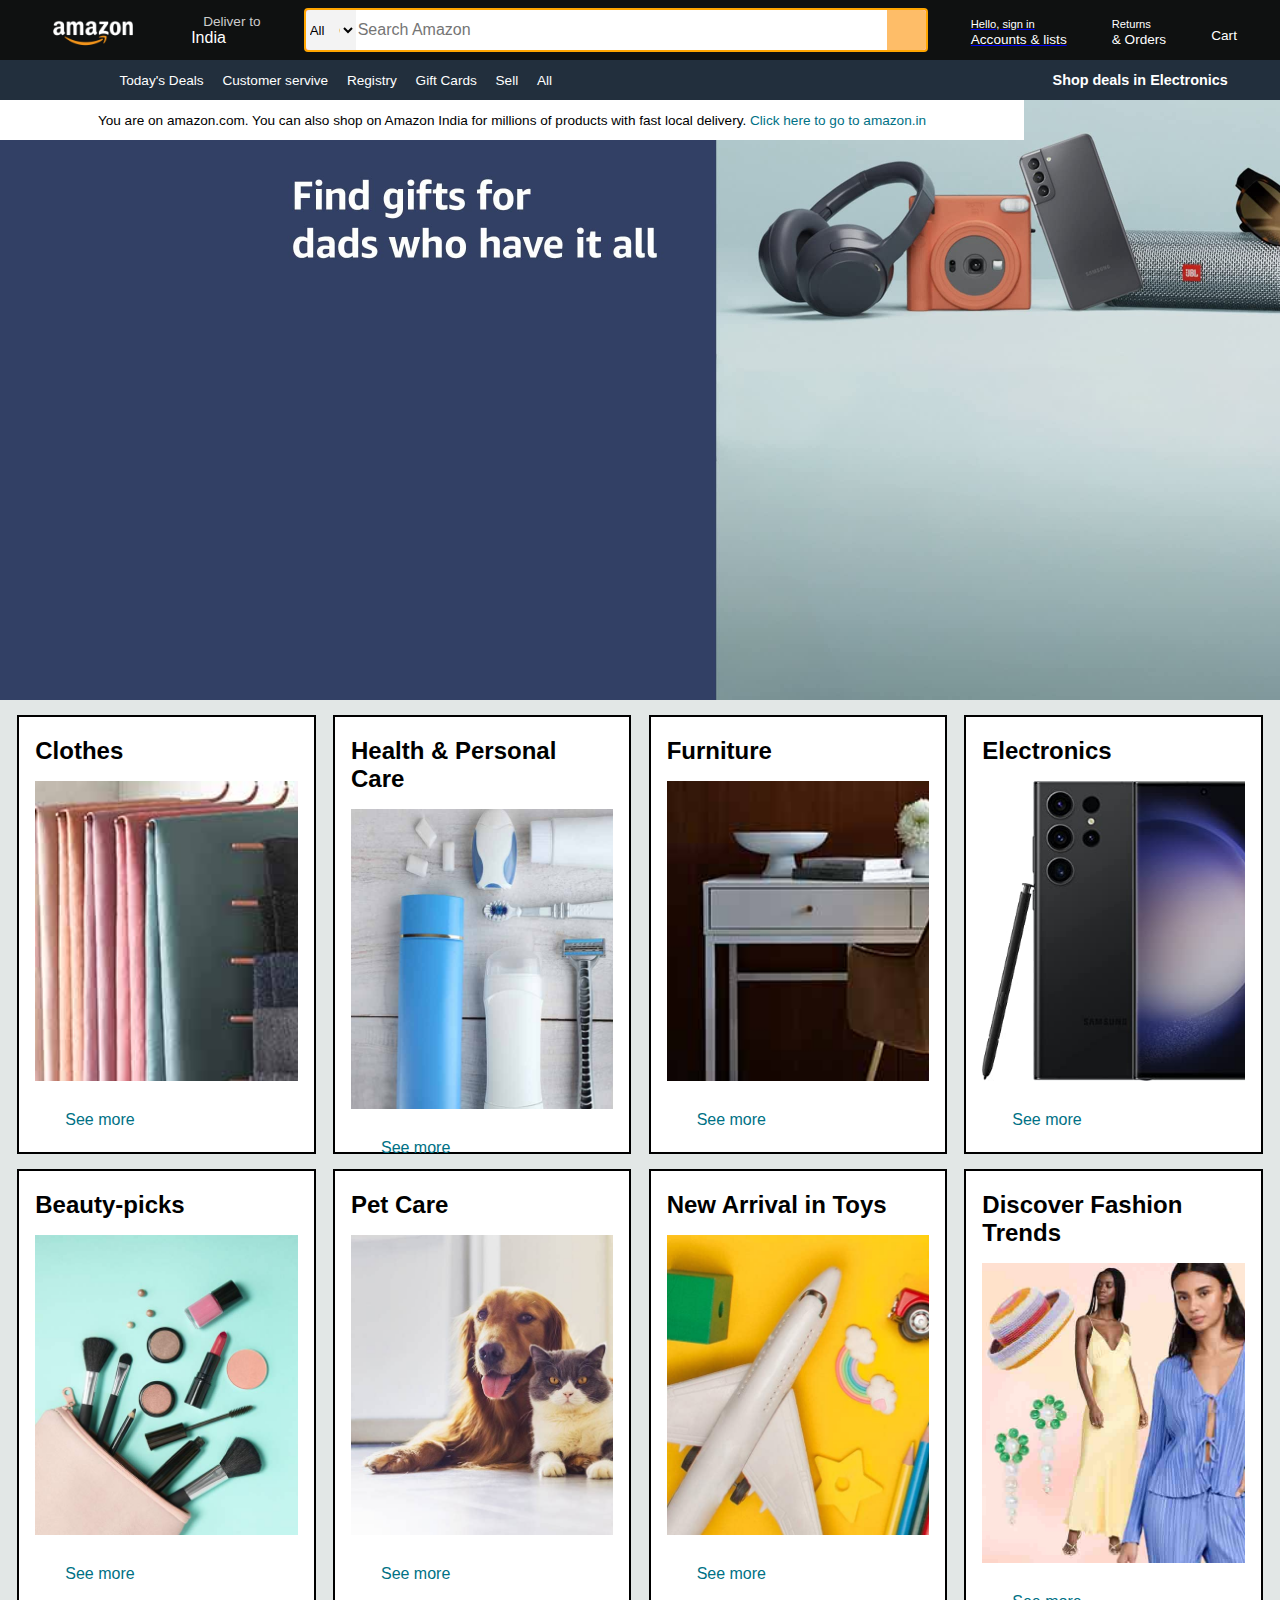
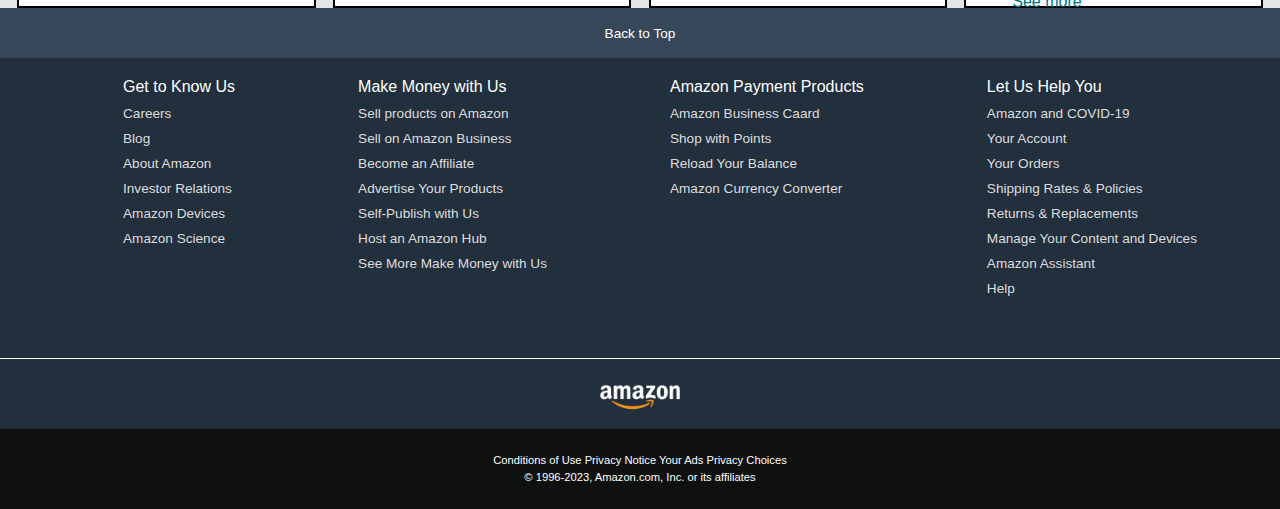
<file: index.html>
<!DOCTYPE html>
<html lang="en">

<head>
    <meta charset="UTF-8">
    <meta name="viewport" content="width=device-width, initial-scale=1.0">
    <title>Amazon</title>
    <link rel="stylesheet" href="https://cdnjs.cloudflare.com/ajax/libs/font-awesome/6.4.2/css/all.min.css"
        integrity="sha512-z3gLpd7yknf1YoNbCzqRKc4qyor8gaKU1qmn+CShxbuBusANI9QpRohGBreCFkKxLhei6S9CQXFEbbKuqLg0DA=="
        crossorigin="anonymous" referrerpolicy="no-referrer" />
    <link rel="stylesheet" href="style22.css">
</head>

<body><main><input type="checkbox" id="box"><label for="box">
    <i class="fa-solid fa-bars" id="final"></i></label>
    
    
    <header>
        <div class="navbar">
            <div class="nav-logo border">
                <div class="logo"></div>
            </div>
            <div class="nav-address border">
                <p class="add-first">Deliver to</p>
                <div class="add-icon">
                    <i class="fa-solid fa-location-dot"></i>
                    <p class="add-second">India</p>
                </div>
            </div>
            <div class="nav-search">
                <select class="search-select">
                    <option>All &nbsp;&nbsp;&nbsp;Option</option>
                    <option>Alexa Skills</option>
                    <option>Amazon Device</option>
                    <option>Amazon Fashion</option>
                    <option>Amazon Pharmacy</option>
                    <option>Appliances</option>
                    <option>Apps & Games</option>
                    <option>Audible Audiobooks</option>
                    <option>Baby</option>
                    <option>Beauty</option>
                    <option>Books</option>
                    <option>Car & Motorbike</option>
                    <option>Clothing & Accessories</option>
                    <option>Collectibles</option>
                    <option>Computers & Accessories</option>
                    <option>Electronics</option>
                    <option>Furniture</option>
                    <option>Garden & Outdoors</option>
                    <option>Gift Cards</option>
                    <option>Grocery & Gourmet Foods</option>
                    <option>Health & Personal Care</option>
                    <option>Kindle Store</option>
                    <option>Bikes</option>
                    <option>Clothes</option>
                    <option>Buses</option>
                    <option>Train</option>
                    <option>Uniforms</option>
                    <option>Dress</option>
                    <option>Foods</option>
                    <option>Home Items</option>
                    <option>Ho Gaya Itna h Tha</option>
                    <option>Ab kya Jan Loge</option>

                </select>
                <input placeholder="Search Amazon" class="search-input">
                <div class="search-icon">
                    <i class="fa-solid fa-magnifying-glass"></i>
                </div>
            </div>
            <div class="nav-signin border"><a href="formsm.html">
                    <p><span>Hello, sign in</span></p>
                    <p class="nav-second">Accounts & lists</p>
                </a>
            </div>
            <div class="nav-return border">
                <p><span>Returns</span></p>
                <p class="nav-second">& Orders</p>
            </div>
            <div class="nav-cart border">
                <i class="fa-solid fa-cart-shopping"></i>
                Cart
            </div>
        </div>

        </div> <!-- yahah pe -->
        <div class="panel">
            <div class="panel-all">
                
               

                <!-- yaha tak -->

            </div>
           
            
        


            <div class="panel-ops">
                <p>Today's Deals</p>
                <p>Customer servive</p>
                <p>Registry</p>
                <p>Gift Cards</p>
                <p>Sell</p>
                <p>All</p>
            </div>
            <div class="panel-deals">
                Shop deals in Electronics
            </div>
        </div>
    </header>
    <!-- yaha se -->

    <div class="sidebar_menu" >

       


        <div class="login-box">Hello,sign In</div>
        <div class="box">
            <div class="box1">
                <P><b>Trending</b></P>
                <P>Best Seller</P>
                <P>New Releases</P>
                <P>Best Seller</P>
            </div>
            <hr>


            <div class="box2">
                <P><b>Digital Content And Devices</b></P>
                <P>Echo & Alexa</P>
                <P>Fire Tv</P>
                <P>Kindle E-Readers & eBooks</P>
                <p>Audible Audiobooks</p>
                <p> Amazon Prime Video</p>
                <p> Amazon Prime Music</p>
            </div>
            <hr>
            <div class="box3">
                <P><b>Shop By Category</b></P>
                <P> Mobiles, Computers</P>
                <P>TV, Appliances, Electronics</P>
                <P> Men's Fashion</P>
                <p> Women's Fashion</p>

            </div>
            <hr>
        </div>


    </div>
    <div class="hero-section">
        <div class="hero-message">
            <p>You are on amazon.com. You can also shop on Amazon India for millions of products with fast local delivery. <a> Click here to go to amazon.in<a></a></p>
        </div>
    </div>
    <div class="shop-section">
        <div class="box">
            <div class="box-content">
            <h2>Clothes</h2>
            <div class="box-image" style="background-image: url('box1_image.jpg')"></div>
            <p>See more</p>
        </div>
        </div>
        <div class="box"><div class="box-content">
            <h2>Health & Personal Care</h2>
            <div class="box-image" style="background-image: url('box2_image.jpg')"></div>
            <p>See more</p>
        </div></div>
        <div class="box">
            <div class="box-content">
                <h2>Furniture</h2>
                <div class="box-image" style="background-image: url('box3_image.jpg')"></div>
                <p>See more</p>
            </div>
        </div>
        <div class="box">
            <div class="box-content">
                <h2>Electronics</h2>
                <div class="box-image" style="background-image: url('box4_image.jpg')"></div>
                <p>See more</p>
            </div>
        </div>
            <div class="box">
                <div class="box-content">
                <h2>Beauty-picks</h2>
                <div class="box-image" style="background-image: url('box5_image.jpg')"></div>
                <p>See more</p>
            </div>
            </div>
            <div class="box"><div class="box-content">
                <h2>Pet Care</h2>
                <div class="box-image" style="background-image: url('box6_image.jpg')"></div>
                <p>See more</p>
            </div></div>
            <div class="box">
                <div class="box-content">
                    <h2>New Arrival in Toys</h2>
                    <div class="box-image" style="background-image: url('box7_image.jpg')"></div>
                    <p>See more</p>
                </div>
            </div>
            <div class="box">
                <div class="box-content">
                    <h2>Discover Fashion Trends</h2>
                    <div class="box-image" style="background-image: url('box8_image.jpg')"></div>
                    <p>See more</p>
                </div>
        </div>
    </div>
    <footer>
        <div class="foot-panel1">
            Back to Top
        </div>
        <div class="foot-panel2">
            <ul>
            <p>Get to Know Us</p>
            <a>Careers</a>
            <a>Blog</a>
            <a>About Amazon</a>
            <a>Investor Relations</a>
            <a>Amazon Devices</a>
            <a>Amazon Science</a>
       </ul>
       <ul>
        <p>Make Money with Us</p>
        <a>Sell products on Amazon</a>
        <a>Sell on Amazon Business</a>
        <a>Become an Affiliate</a>
        <a>Advertise Your Products</a>
        <a>Self-Publish with Us</a>
        <a>Host an Amazon Hub</a>
        <a>See More Make Money
            with Us
        </a>
   </ul>
   <ul>
    <p>Amazon Payment Products</p>
    <a>Amazon Business Caard</a>
    <a>Shop with Points</a>
    <a>Reload Your Balance</a>
    <a>Amazon Currency Converter</a>
</ul>
<ul>
    <p>Let Us Help You</p>
    <a>Amazon and COVID-19</a>
    <a>Your Account</a>
    <a>Your Orders</a>
    <a>Shipping Rates & Policies</a>
    <a>Returns & Replacements</a>
    <a>Manage Your Content and Devices</a>
    <a>Amazon Assistant</a>
    <a>Help</a>
</ul>
        </div>
        <div class="foot-panel3">
            <div class="logo"></div>
        </div>
        <div class="foot-panel4">
            <div class="pages">
                <a>Conditions of Use</a>
                <a>Privacy Notice</a>
                <a>Your Ads Privacy Choices</a>
            </div>
            <div class="copyright">
                © 1996-2023, Amazon.com, Inc. or its affiliates
            </div>
        </div>
    </footer>
</body>
</html>
</file>
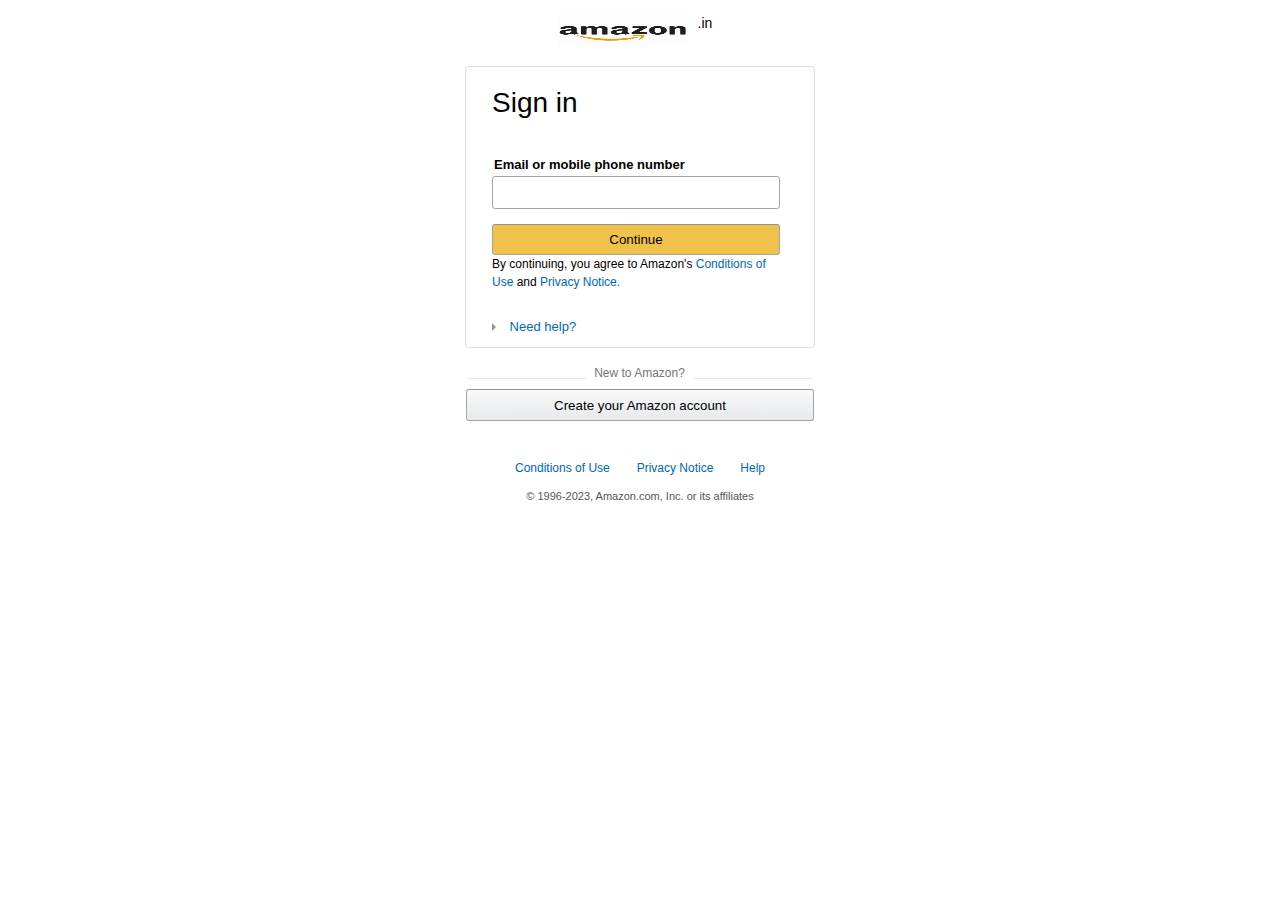
<file: formsm.html>
<!DOCTYPE html>
<html lang="en">
<head>
    <meta charset="UTF-8">
    <meta name="viewport" content="width=device-width, initial-scale=1.0">
    <title>Amazon SignIn page</title>
    <link rel="stylesheet" href="formsm.css">
</head>
<body>
    <section>
        <div class="logo">
            <img src="ama.jpeg" alt="">
            <span>.in</span>
        </div>
        <div class="card">
        <h1>Sign in</h1><br><br>
        <div class="form">
            <label for="">Email or mobile phone number</label><br>
            <input type="text"><br>
            <button>Continue</button>
        </div>
        <p>By continuing, you agree to Amazon's <a href="#">Conditions of Use</a> and <a href="#">Privacy Notice.</a></p><br>
        <a href="#"class="icon"> Need help?</a>

    </div>
<div class="breck">
    <p>New to Amazon?</p>
</div>
<div class="btn">
    <button>Create your Amazon account</button>
</div>
<footer>
    <div class="links">
        <a href="#">Conditions of Use</a>
        <a href="#">Privacy Notice</a>
        <a href="#">Help</a>
    </div>
    <p>© 1996-2023, Amazon.com, Inc. or its affiliates</p>
</footer>
    </section>
</body>
</html>
</file>
<file: style22.css>
* {
    margin: 0;
    font-family: Arial;
    border: border-box;
}

.navbar {
    height: 60px;
    background-color: #0f1111;
    color: white;
    display: flex;
    align-items: center;
    justify-content: space-evenly;
}

.nav-logo {
    height: 50px;
    width: 100px;
}

.logo {
    background-image: url(amazon_logo.png);
    background-size: cover;
    height: 50px;
    width: 100%;
}

.border {
    border: 2px solid transparent;
}

.border:hover {
    border: 1.5px solid white;
}

/**box2**/
.add-first {
    color: #cccccc;
    font-size: 0.85rem;
    margin-left: 15px;
}

.add-second {
    font-size: 1rem;
    margin-left: 3px;
}

.add-icon {
    display: flex;
    align-items: center;
}

/**box3**/
.nav-search {
    display: flex;
    justify-content: space-evenly;
    background-color: pink;
    width: 620px;
    height: 40px;
    border-radius: 4px;

}

.search-select {
    background-color: #f3f3f3;
    width: 50px;
    border-top-left-radius: 4px;
    border-bottom-left-radius: 4px;
    border: none;
}

.search-input {
    width: 100%;
    font-size: 1rem;
    border: none;
}

.search-icon {
    width: 45px;
    display: flex;
    justify-content: center;
    align-items: center;
    font-size: 1.2rem;
    background-color: #febd68;
    border-top-right-radius: 4px;
    border-bottom-right-radius: 4px;
    color: #0f1111;
}

.nav-search {
    border: 2px solid orange;
}

/**box4**/
span {
    font-size: 0.7rem;
    color: white;
}

.nav-second {
    font-size: 0.85rem;
    font-weight: 700px;
    color: white;
}

/**box**/
.nav-cart i {
    font-size: 30px;
}

.nav-cart {
    font-size: 0.85rem;
    font-weight: 700px;
}

/**panel**/
.panel {
    height: 40px;
    background-color: #222f3d;
    display: flex;
    color: white;
    align-items: center;
    justify-content: space-evenly;
}

.panel-ops p {
    display: inline;
    margin-left: 15px;
}

.panel-ops {
    width: 70%;
    font-size: 0.85rem;
}

.panel-deals {
    font-size: 0.9rem;
    font-weight: 700;
}

/**hero section**/
.hero-section {
    background: url(hero_image.jpg);
    height: 600px;
    background-size: cover;
}



/* yaha se shru keye hai */
.sidebar_menu {
    
    position: fixed;
    top: 0px;
    width: 365px;
    background-color: white;
    left:-400px;
    /* opacity: .5; */
}

 .login-box{
    width: 365px;
    height: 50px;
    background-color: #232F3E;
    color: white;
    font-weight: 700;
    text-decoration: solid;
   display: flex;
   justify-content: center;
   align-items: center;
   font-size: larger;
}

.box p{
    margin-top: 30px;
    margin-left: 30px;
}
.box1,.box2,.box3{
    margin-bottom: 30px;
}

#box:checked~.sidebar_menu{
   
    
    left:30px
} 

#box{
    text-align: center;
    position: fixed;
    left: 1000px;
    top: 70px;
    display: none;
}

#final{
    text-align: center;
    color: white;
   font-size: 18px;
    position: fixed;
    left: 600px;
    top: 70px;
   
}
.hero-message{
    background-color: white;
    color: black;
    height: 40px;
    display: flex;
    align-items: center;
    justify-content: center;
    font-size: 0.85rem;
    width: 80%;
    margin-bottom: 25px;

}
.hero-message a{
    color: #007185;
}
/**shop section**/
.shop-section{
    display: flex;
    flex-wrap:wrap ;
    justify-content: space-evenly;
    background-color: #e2e7e6;
}
.box{
    border:2px solid black;
    height: 400px;
    width: 25%;
    width: 23%;
    background-color: white;
    padding: 20px 0px 15px;
    margin-top: 15px;
}
.box-image{
    height: 300px;
    background-size: cover;
    margin-top: 1rem;
    margin-bottom: 1rem;
}
.box-content{
    margin-left: 1rem;
    margin-right: 1rem;
}
.box-content p{
    color: #007185;
}
/** footer**/
.footer{
    margin-top: 15px;
}
.foot-panel1{
    background-color: #37475a;
    color: white;
    height: 50px;
    display: flex;
    justify-content: center;
    align-items: center;
    font-size: 0.85rem;
}
.foot-panel2{
    background-color: #222f3d;
    color: white;
    height: 300px;
    display: flex;
    justify-content: space-evenly;
}
ul{
    margin-top: 20px;
}
ul a {
    display: block;
    font-size: 0.85rem;
    margin-top: 10px;
    color: #dddddd;
}
.foot-panel3{
    background-color: #222f3d;
    color:white;
    border-top: 0.5px solid white;
    height: 70px;
    display: flex;
    justify-content: center;
    align-items: center;
}
.logo{
    background-image: url(amazon_logo.png);
    background-size: cover;
    height: 50px;
    width: 100px;
}
.foot-panel4{
    background-color: #0f1111;
    color: white;
    height: 80px;
    font-size: 0.7rem;
    text-align: center;
}
.pages{
    padding-top: 25px;
}
.copyright{
    padding-top: 5px;
}
</file>
<file: formsm.css>
*{
    margin:0px;
    padding:0px;
    font-family: Arial, Helvetica, sans-serif;
}
.logo{
    display: flex;
    justify-content: center;
    align-items: center;
}
.logo img{
    width: 130px;
    height: 31px;
    margin-top: 15px;


}
.logo span{
    margin:10px;
    font-size: 14px;
}
.card{
    width: 296px;
    height: 240px;
    padding: 20px 26px;
    display: flex;
    justify-content: space-around;
    flex-direction: column;
    border: 1px solid #ddd;
    border-radius: 4px;
    margin: 20px auto 25px auto;
}
.card h1{
    font-weight: 400;
    font-size: 28px;
}
.card label{
    font-size: 13px;
    padding-left: 2px;
    padding-bottom: 2px;
    font-weight: 700;
}
.card input{
    width: 272px;
    height: 25px;
    padding: 3px 7px;
    margin-top: 3px;
    background-color: #fff;
    border: 1px solid #a6a6a6;
    border-radius: 3px;
}
.card button{
    width: 288px;
    height: 31px;
    margin-top: 15px;
    background-color: #f0c14b;
    border: 1px solid #a6a6a6;
    border-top-color: #949494;
    background-image: -o-linear-gradient(#f7da90,#e2b33b);
    border-radius: 3px;
}
.card p,.card p a{
    font-size: 12px;
    line-height: 1.5;
}
a{
    text-decoration: none;
    color: #0066c0;
}
.card a{
    margin-top: 10px;
    font-size: 13px;
}
.icon::before{
    display: inline-block;
    content: "";
    border-top: 4px solid transparent;
    border-left: 4px solid #949494;
    border-bottom: 4px solid transparent;
    margin-right: 10px;
}
.breck p{
    line-height: 1px;
    font-size: 12px;
    color: #767676;
    font-weight: 400;
    position: relative;
    display: inline-block;
    background-color: #fff;
    padding: 0 8px 0 7px;
}
.breck,.btn{
    display: flex;
    justify-content: center;
}
.breck::before,.breck::after{
    content: "";
    position: relative;
    top: 5px;
    display: inline-block;
    width: 120px;
    border-top: 1px solid #e7e7e7;
}
.btn button{
    width: 348px;
    height: 32px;
    margin:15px auto;
    background-color: #e7e9ec;
    background-image: linear-gradient(#f9f9fa,#e7e9ec);
    border: 1px solid #a6a6a6;
    border-top-color:#949494 ;
    border-radius: 3px;
}
footer .links{
    display: flex;
    justify-content: space-between;
    width: 250px;
    margin: 25px auto 15px auto;
}
footer .links a{
    font-size: 12px;
}
footer::before{
    content: "";
    justify-content: center;
    width: 80%;
    margin: auto;
    height: 44px;
    margin-top: -35px;
    border-top: 1px solid transparent;
    box-shadow: 0 10px 15px -20px #333;
}
footer p{
    font-size: 11px;
    color: #555;
    text-align: center;
}
</file>
